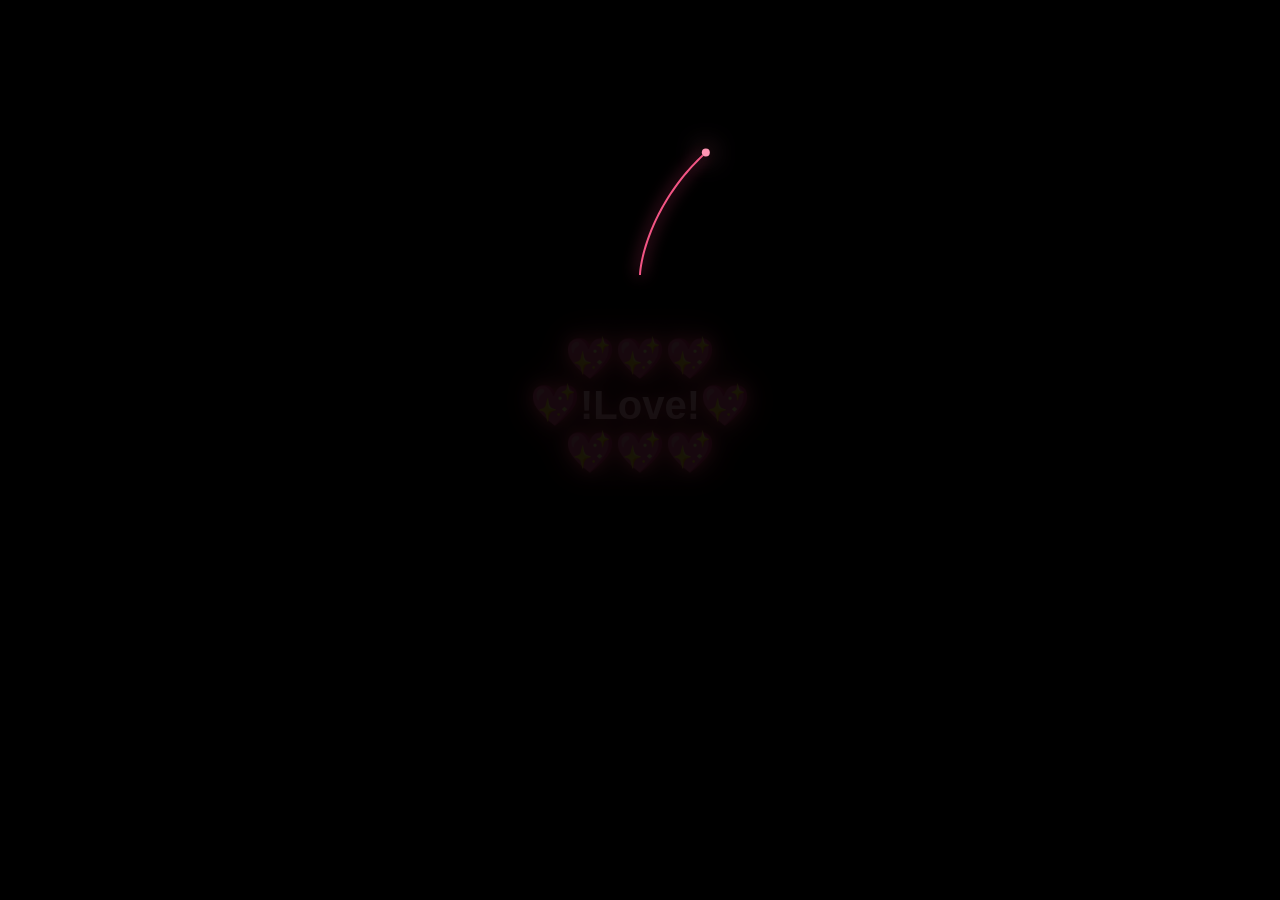
<file: Heart.html>
<!DOCTYPE html>
<html lang="en">
<head>
  <meta charset="UTF-8" />
  <title>Heart with Appearing Text</title>
  <style>
    body {
      margin: 0;
      background: #000;
      overflow: hidden;
      display: flex;
      justify-content: center;
      align-items: center;
      height: 100vh;
      font-family: Arial;
      color: white;
    }

    #text {
      position: absolute;
      top: 45%;
      font-size: 40px;
      font-weight: bold;
      color: #ffb3c6;
      text-shadow: 0 0 15px #ff4d6d, 0 0 40px #ff4d6d;
      pointer-events: none;
      text-align: center;
      transform: translateY(-50%);
      opacity: 0; /* start invisible */
      transition: opacity 0.5s linear;
    }
  </style>
</head>
<body>
  <canvas id="canvas"></canvas>
  <div id="text">💖💖💖<br>
    💖!Love!💖<br>
  💖💖💖</div>

  <script>
    const canvas = document.getElementById("canvas");
    const ctx = canvas.getContext("2d");
    const text = document.getElementById("text");

    canvas.width = window.innerWidth;
    canvas.height = window.innerHeight;

    const heartPoints = [];
    const drawnPoints = [];
    let drawIndex = 0;

    const verticalOffset = -50; // move heart up

    // Heart curve formula
    function heartFunction(t) {
      const x = 16 * Math.pow(Math.sin(t), 3);
      const y =
        13 * Math.cos(t) -
        5 * Math.cos(2 * t) -
        2 * Math.cos(3 * t) -
        Math.cos(4 * t);
      return { x, y };
    }

    // Generate heart points
    function generateHeart() {
      const scale = 25;
      for (let t = 0; t < Math.PI * 2; t += 0.01) {
        const p = heartFunction(t);
        heartPoints.push({
          x: p.x * scale + canvas.width / 2,
          y: -p.y * scale + canvas.height / 2 + verticalOffset
        });
      }
    }

    // Draw glowing tip
    function drawTip(p) {
      ctx.globalAlpha = 1;
      ctx.fillStyle = "rgba(255, 150, 180, 1)";
      ctx.shadowBlur = 25;
      ctx.shadowColor = "rgba(255, 120, 160, 1)";
      ctx.beginPath();
      ctx.arc(p.x, p.y, 4, 0, Math.PI * 2);
      ctx.fill();
      ctx.shadowBlur = 0;
    }

    // Draw permanent glowing line
    function drawLine(points) {
      ctx.lineWidth = 2;
      ctx.strokeStyle = "rgba(255, 90, 140, 0.95)";
      ctx.shadowColor = "rgba(255, 70, 130, 1)";
      ctx.shadowBlur = 15;

      ctx.beginPath();
      ctx.moveTo(points[0].x, points[0].y);
      for (let i = 1; i < points.length; i++) {
        ctx.lineTo(points[i].x, points[i].y);
      }
      ctx.stroke();
      ctx.shadowBlur = 0;
    }

    // Animation
    function animate() {
      ctx.clearRect(0, 0, canvas.width, canvas.height);

      // Draw permanent line
      if (drawnPoints.length > 1) drawLine(drawnPoints);

      // Add next point
      if (drawIndex < heartPoints.length) {
        const p = heartPoints[drawIndex];
        drawnPoints.push(p);
        drawIndex++;
        drawTip(p);

        // Show text gradually as the heart is being drawn
        const progress = drawIndex / heartPoints.length;
        text.style.opacity = progress;
      } else {
        // ensure text fully visible after complete
        text.style.opacity = 1;
      }

      requestAnimationFrame(animate);
    }

    generateHeart();
    animate();
  </script>
</body>
</html>
</file>
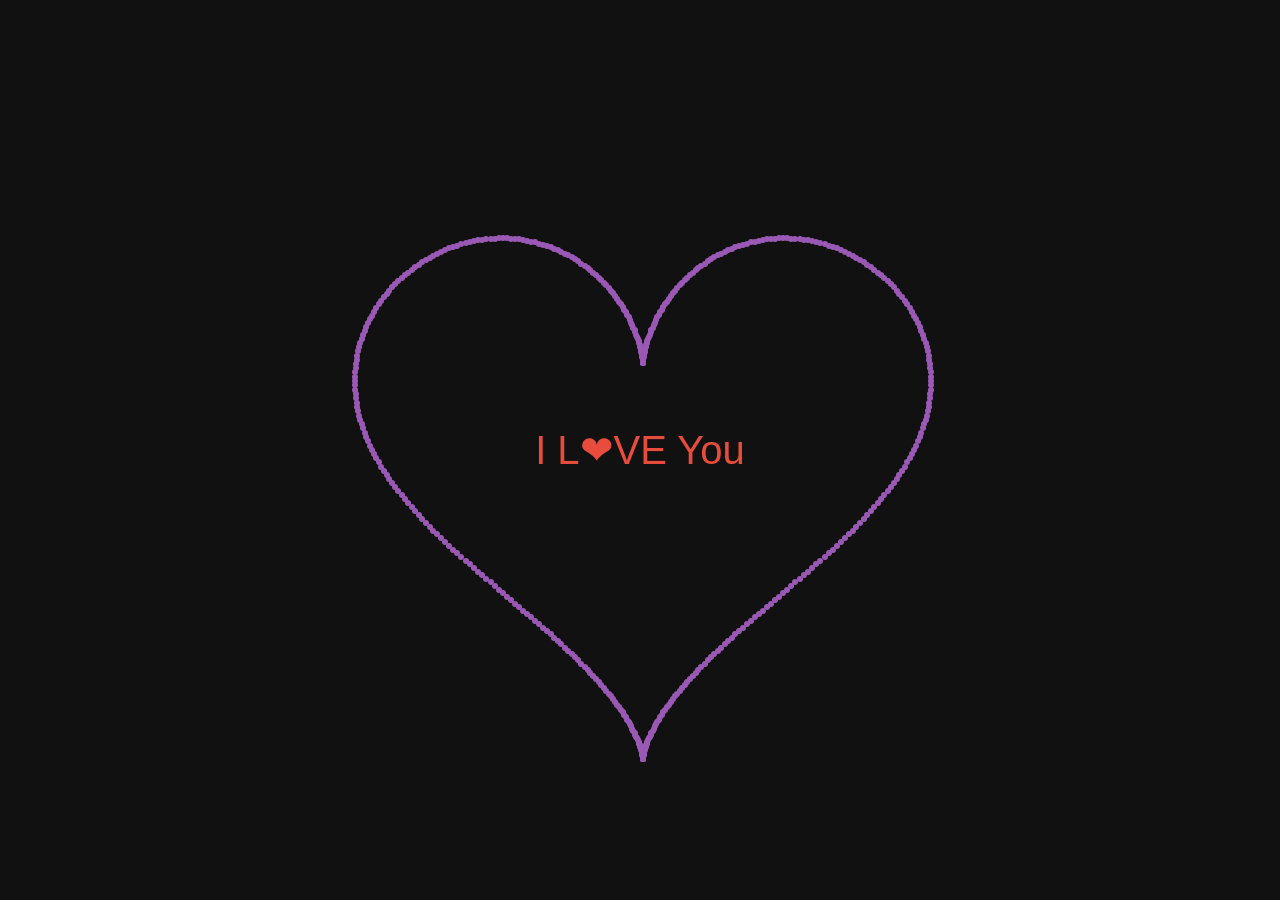
<file: Heart2.0.html>
<!DOCTYPE html>
<html lang="en">
<head>
<meta charset="UTF-8">
<meta name="viewport" content="width=device-width, initial-scale=1.0">
<title>Heart Particle Animation with Text</title>
<style>
  body {
    margin: 0;
    display: flex;
    justify-content: center;
    align-items: center;
    height: 100vh;
    background: #111;
    overflow: hidden;
  }

  .heart {
    position: relative;
    width: 800px;
    height: 800px;
  }

  .particle {
    position: absolute;
    width: 6px;
    height: 6px;
    background: #9b59b6; /* Purple heart particles */
    border-radius: 50%;
    opacity: 0;
    animation: appear 0.5s forwards;
  }

  @keyframes appear {
    0% { opacity: 0; transform: scale(0); }
    100% { opacity: 1; transform: scale(1); }
  }

  .message {
    position: absolute;
    top: 50%;
    left: 50%;
    transform: translate(-50%, -50%);
    color: #e74c3c; /* Red text */
    font-size: 2.5em;
    font-family: 'Arial', sans-serif;
    text-align: center;
    pointer-events: none;
  }
</style>
</head>
<body>
  <div class="heart" id="heart">
    <div class="message">I L❤VE You</div>
  </div>

<script>
const heart = document.getElementById('heart');
const numParticles = 500;
const centerX = 400; // center of heart container
const centerY = 400;
const scale = 18; // larger heart

for (let i = 0; i < numParticles; i++) {
  const t = Math.PI * 2 * i / numParticles;
  const x = 16 * Math.pow(Math.sin(t), 3);
  const y = 13 * Math.cos(t) - 5 * Math.cos(2*t) - 2 * Math.cos(3*t) - Math.cos(4*t);

  const particle = document.createElement('div');
  particle.className = 'particle';
  particle.style.left = `${centerX + x * scale}px`;
  particle.style.top = `${centerY - y * scale}px`;
  particle.style.animationDelay = `${i * 0.004}s`;
  heart.appendChild(particle);
}
</script>
</body>
</html>
</file>
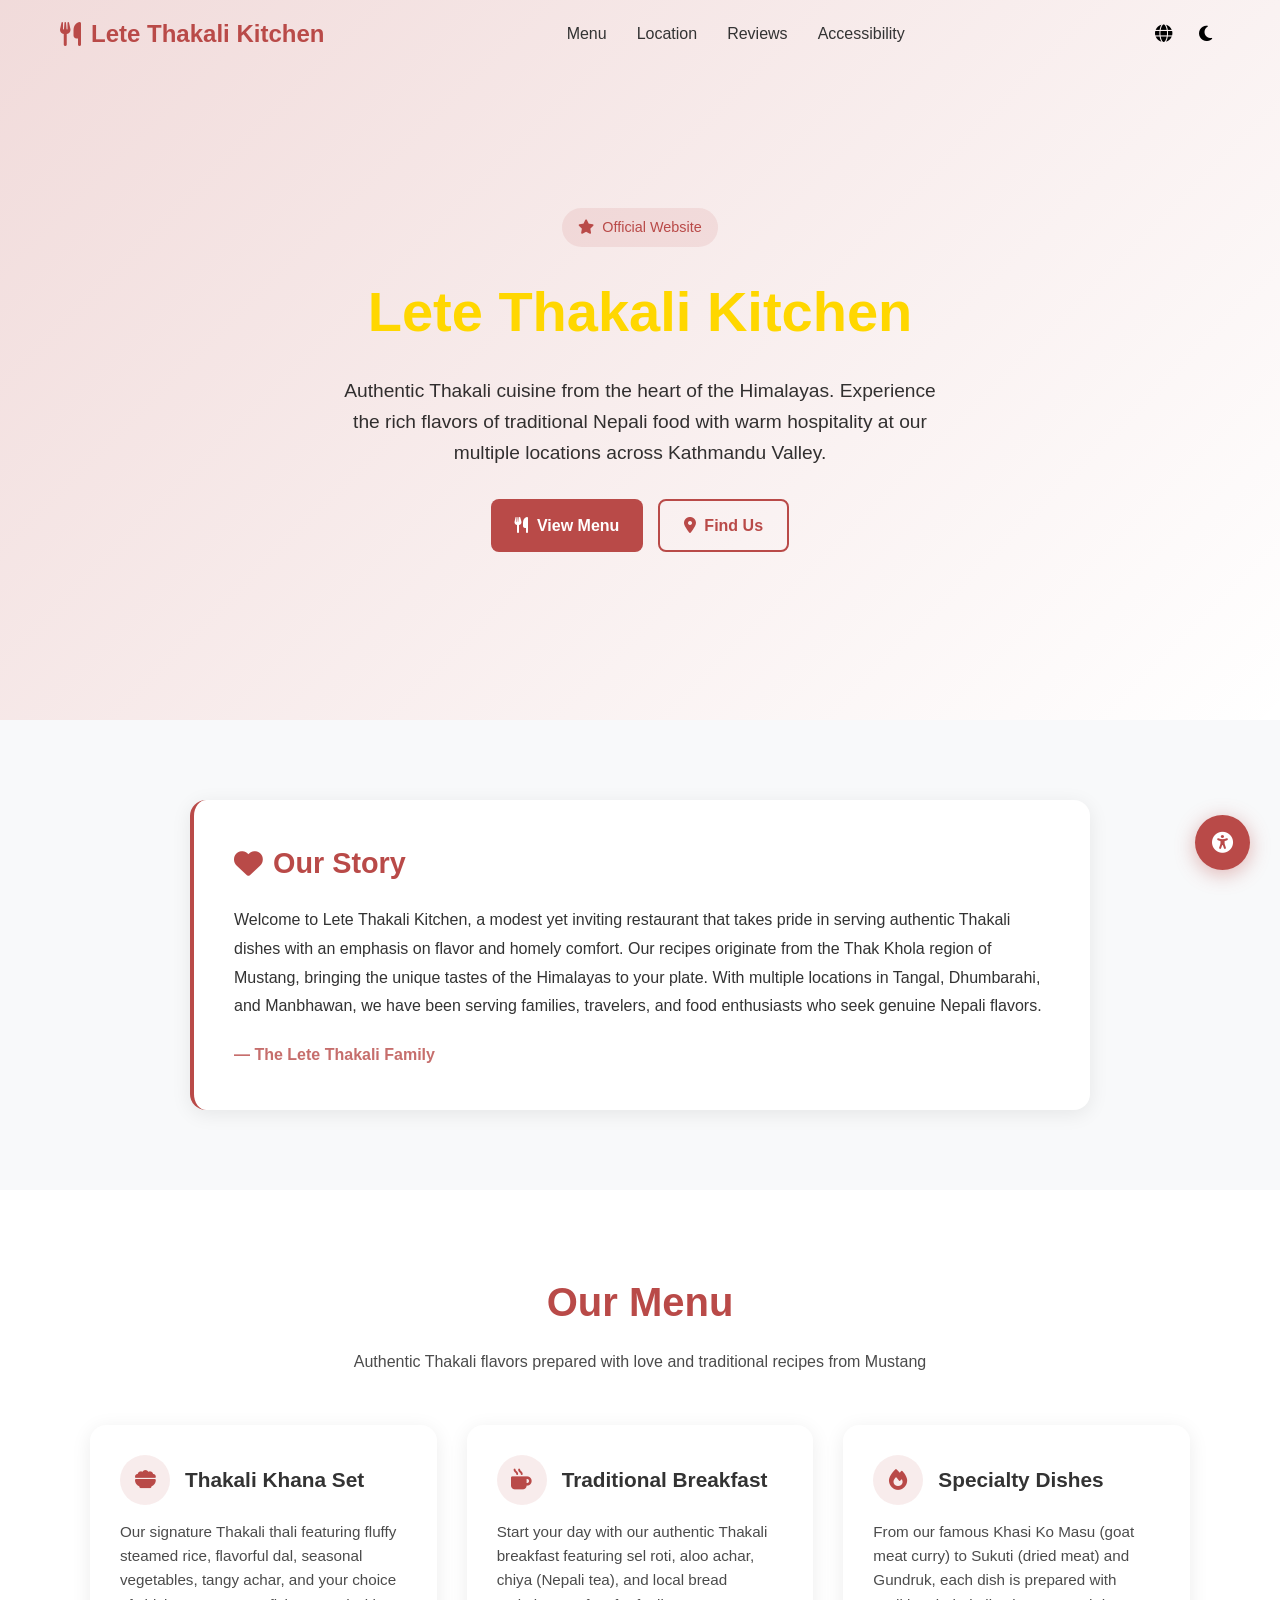
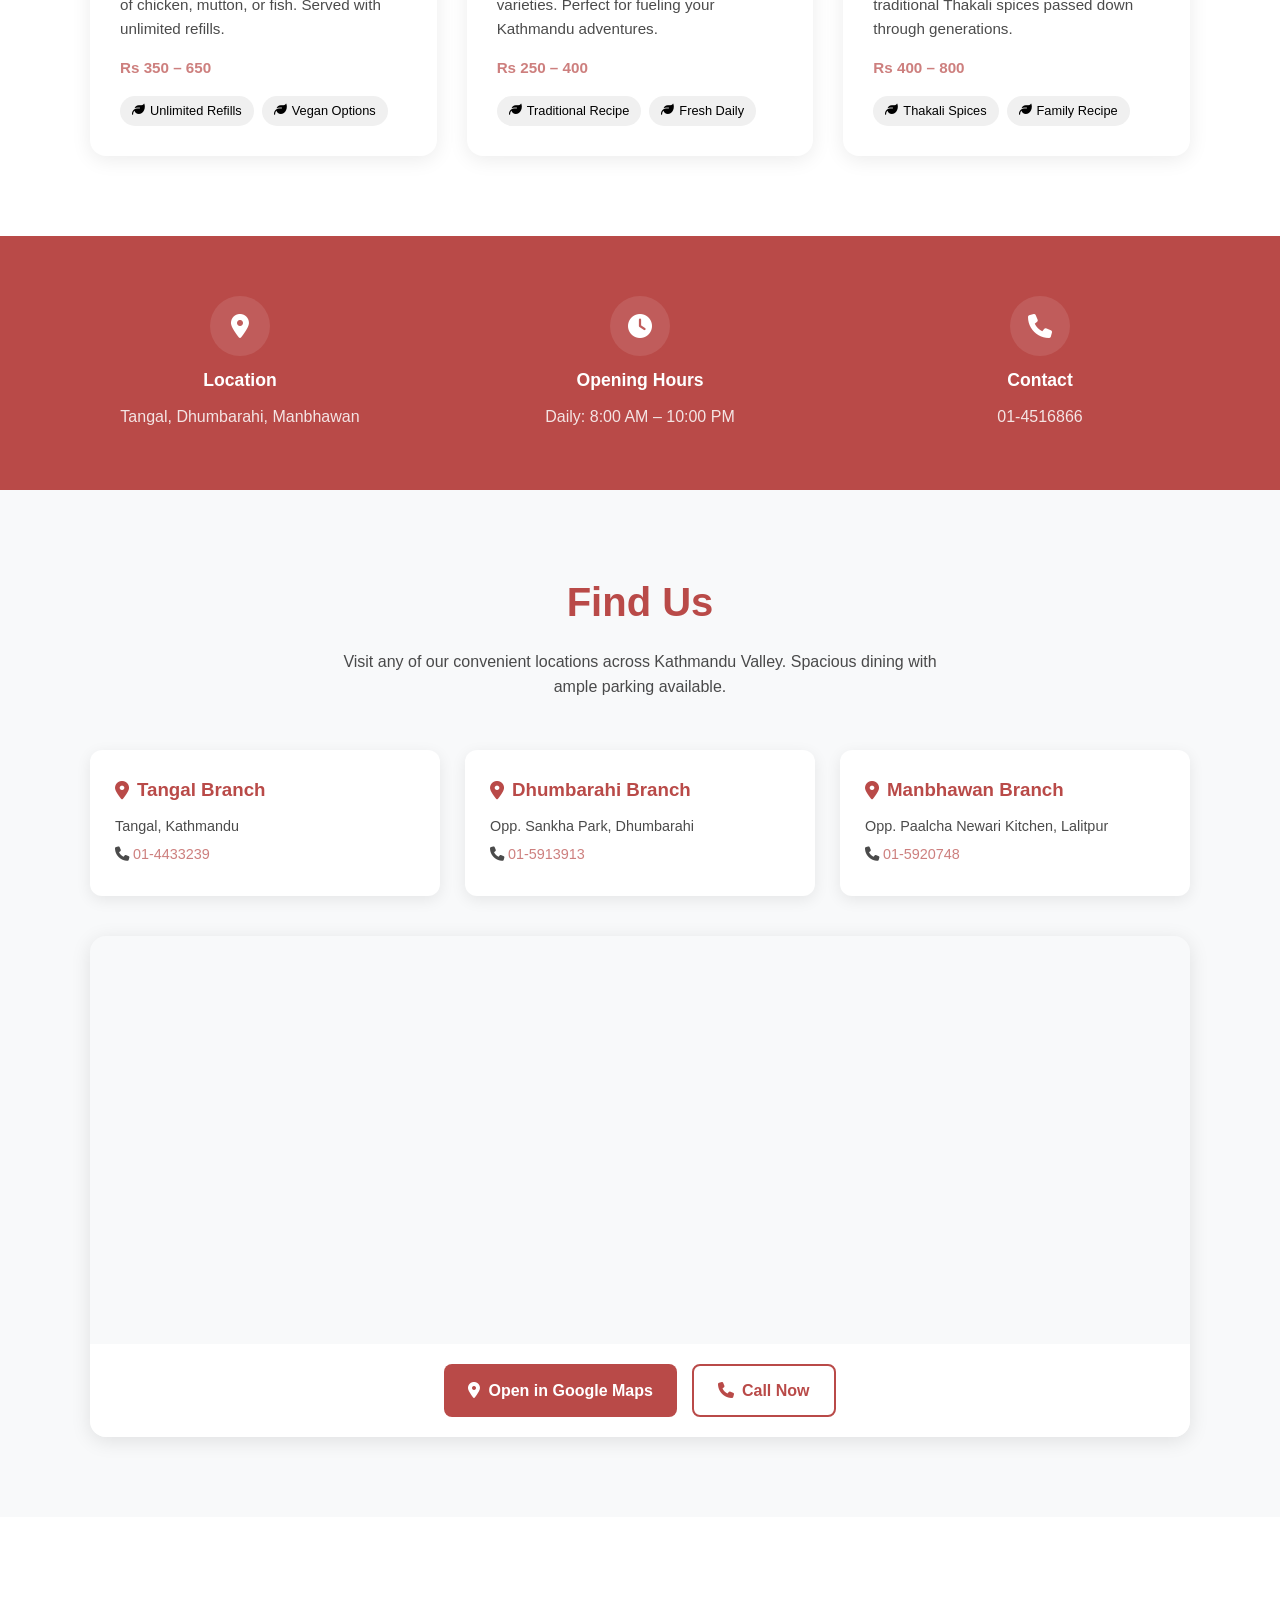
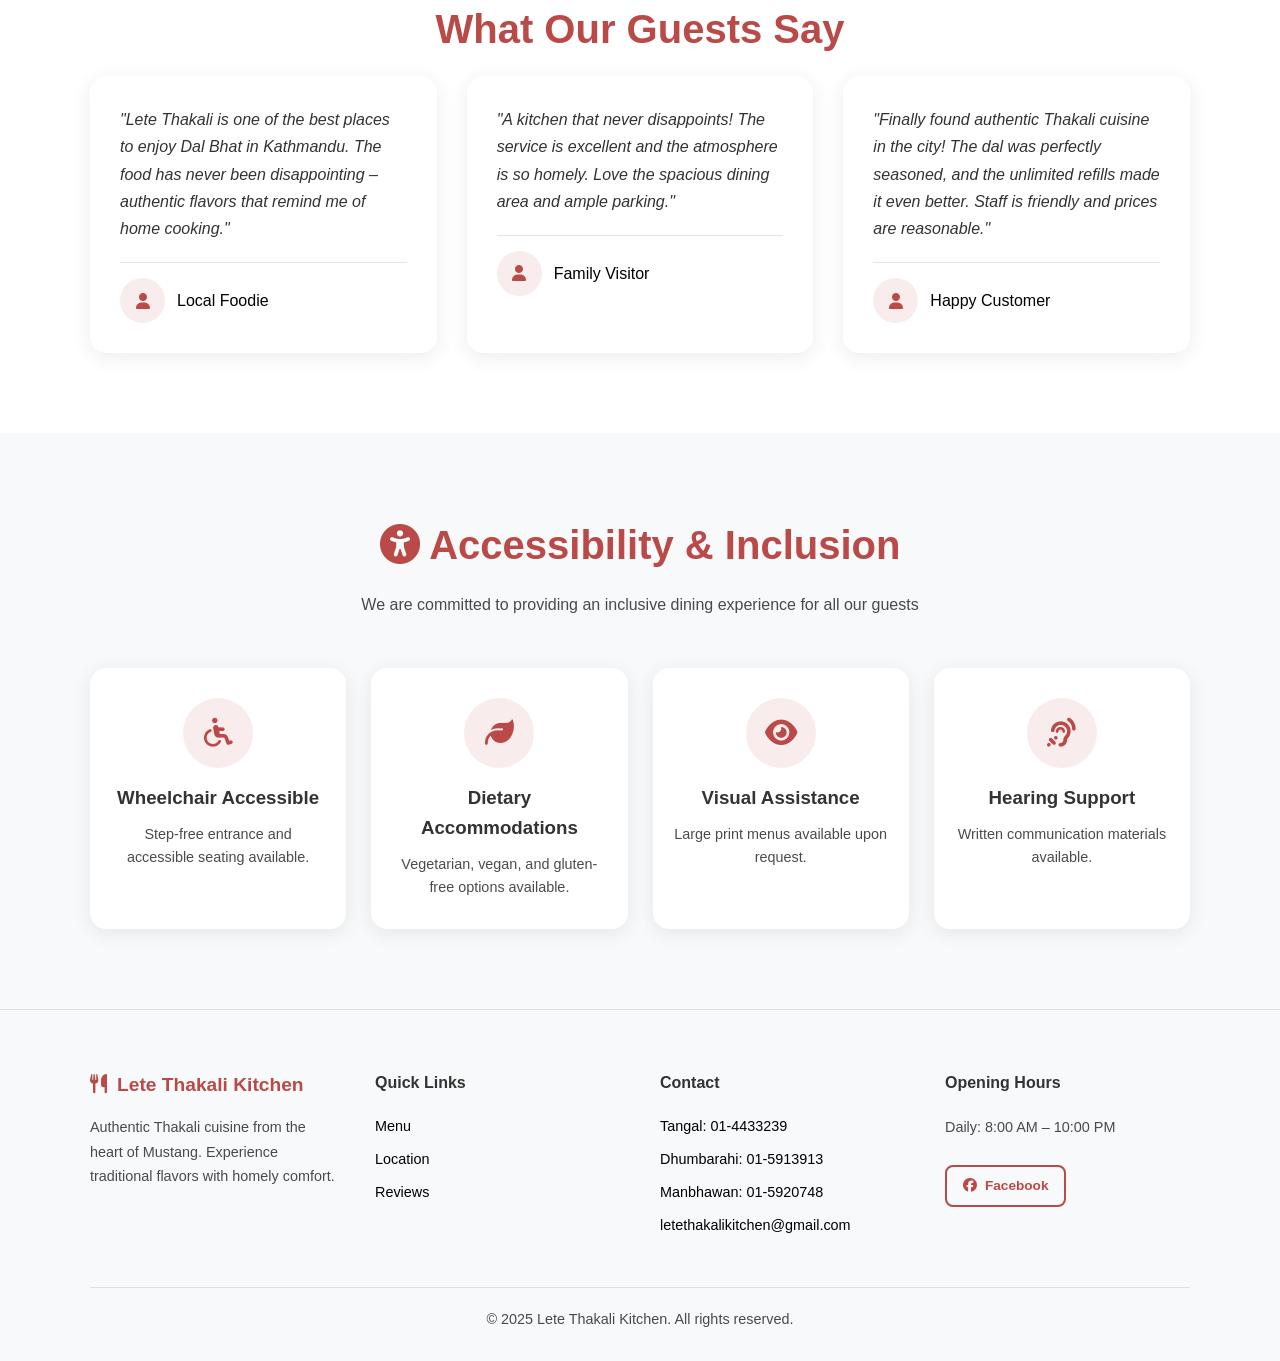
<file: lete-thakali-kitchen.html>
<!DOCTYPE html>
<html lang="en">
<head>
  <meta charset="UTF-8">
  <meta name="viewport" content="width=device-width, initial-scale=1.0">
  <title>Lete Thakali Kitchen - Authentic Thakali Cuisine</title>
  <meta name="description" content="Authentic Thakali cuisine from the heart of the Himalayas. Multiple locations in Kathmandu Valley.">
  <link rel="stylesheet" href="https://cdnjs.cloudflare.com/ajax/libs/font-awesome/6.5.1/css/all.min.css">
  <style>
    * {
      margin: 0;
      padding: 0;
      box-sizing: border-box;
    }
    
    body {
      font-family: 'Segoe UI', Tahoma, Geneva, Verdana, sans-serif;
      line-height: 1.6;
       style="background-color:#ffffff"
      color: #333;
    }
    
    body.dark-mode {
      background-color: #1a1a2e;
      color: #eee;
    }
    
    a {
      text-decoration: none;
      color: inherit;
    }
    
    .container {
      max-width: 1200px;
      margin: 0 auto;
      padding: 0 20px;
    }
    
    /* Header */
    header {
      position: fixed;
      top: 0;
      left: 0;
      right: 0;
      z-index: 1000;
      padding: 15px 0;
      transition: all 0.3s;
    }
    
    header.scrolled {
      background: rgba(255,255,255,0.95);
      box-shadow: 0 2px 10px rgba(0,0,0,0.1);
    }
    
    body.dark-mode header.scrolled {
      background: rgba(26,26,46,0.95);
    }
    
    header .container {
      display: flex;
      justify-content: space-between;
      align-items: center;
    }
    
    .logo {
      font-size: 1.5rem;
      font-weight: 700;
      color: #b94a48;
      display: flex;
      align-items: center;
      gap: 10px;
    }
    
    nav {
      display: flex;
      gap: 30px;
    }
    
    nav a {
      color: #333;
      font-weight: 500;
      transition: color 0.3s;
    }
    
    nav a:hover {
      color: #b94a48;
    }
    
    body.dark-mode nav a {
      color: #eee;
    }
    
    .header-buttons {
      display: flex;
      gap: 10px;
    }
    
    .header-buttons button {
      background: none;
      border: none;
      font-size: 1.1rem;
      cursor: pointer;
      padding: 8px;
      border-radius: 8px;
      transition: background 0.3s;
    }
    
    .header-buttons button:hover {
      background: rgba(0,0,0,0.05);
    }
    
    body.dark-mode .header-buttons button:hover {
      background: rgba(255,255,255,0.1);
    }
    
    /* Mobile menu */
    .mobile-menu-btn {
      display: none;
    }
    
    @media (max-width: 768px) {
      nav { display: none; }
      .mobile-menu-btn { display: block; }
    }
    
    /* Hero Section */
    .hero {
      min-height: 80vh;
      background: linear-gradient(135deg, rgba(185,74,72,0.2), transparent), 
                  url('https://images.unsplash.com/photo-1585937421612-70a008356fbe?w=1500&q=80') center/cover;
      display: flex;
      align-items: center;
      justify-content: center;
      text-align: center;
      padding: 100px 20px 60px;
    }
    
    .hero-content {
      max-width: 800px;
    }
    
    .badge {
      display: inline-flex;
      align-items: center;
      gap: 8px;
      background: rgba(185,74,72,0.1);
      color: #b94a48;
      padding: 8px 16px;
      border-radius: 50px;
      font-size: 0.9rem;
      font-weight: 500;
      margin-bottom: 20px;
    }
    
    .hero h1 {
      font-size: 3.5rem;
      color: gold;
      margin-bottom: 20px;
    }
    
    .hero p {
      font-size: 1.2rem;
      opacity: 0.8;
      margin-bottom: 30px;
      max-width: 600px;
      margin-left: auto;
      margin-right: auto;
      font-color= gold;
    }
    
    .btn {
      display: inline-flex;
      align-items: center;
      gap: 8px;
      padding: 12px 24px;
      border-radius: 8px;
      font-weight: 600;
      cursor: pointer;
      transition: all 0.3s;
      border: none;
      font-size: 1rem;
    }
    
    .btn-primary {
      background: #b94a48;
      color: white;
    }
    
    .btn-primary:hover {
      background: #9a3e3c;
    }
    
    .btn-outline {
      background: transparent;
      border: 2px solid #b94a48;
      color: #b94a48;
    }
    
    .btn-outline:hover {
      background: #b94a48;
      color: white;
    }
    
    .hero-buttons {
      display: flex;
      gap: 15px;
      justify-content: center;
      flex-wrap: wrap;
    }
    
    /* Section Styling */
    .section {
      padding: 80px 20px;
    }
    
    .section-light {
      background: #ffffff;
    }
    
    .section-gray {
      background: #f8f9fa;
    }
    
    body.dark-mode .section-light {
      background: #1a1a2e;
    }
    
    body.dark-mode .section-gray {
      background: #16162a;
    }
    
    .section-title {
      font-size: 2.5rem;
      color: #b94a48;
      text-align: center;
      margin-bottom: 15px;
    }
    
    .section-subtitle {
      text-align: center;
      opacity: 0.7;
      margin-bottom: 50px;
      max-width: 600px;
      margin-left: auto;
      margin-right: auto;
    }
    
    /* Story Card */
    .story-card {
      background: white;
      border-radius: 16px;
      padding: 40px;
      max-width: 900px;
      margin: 0 auto;
      border-left: 4px solid #b94a48;
      box-shadow: 0 4px 20px rgba(0,0,0,0.08);
    }
    
    body.dark-mode .story-card {
      background: #252542;
    }
    
    .story-card h2 {
      color: #b94a48;
      font-size: 1.8rem;
      margin-bottom: 20px;
      display: flex;
      align-items: center;
      gap: 10px;
    }
    
    .story-card p {
      line-height: 1.8;
      opacity: 0.8;
    }
    
    .story-card .author {
      margin-top: 20px;
      font-weight: 600;
      color: #b94a48;
    }
    
    /* Menu Grid */
    .menu-grid {
      display: grid;
      grid-template-columns: repeat(auto-fit, minmax(300px, 1fr));
      gap: 30px;
      max-width: 1100px;
      margin: 0 auto;
    }
    
    .menu-card {
      background: white;
      border-radius: 16px;
      padding: 30px;
      box-shadow: 0 4px 20px rgba(0,0,0,0.08);
      transition: transform 0.3s, box-shadow 0.3s;
    }
    
    body.dark-mode .menu-card {
      background: #252542;
    }
    
    .menu-card:hover {
      transform: translateY(-5px);
      box-shadow: 0 10px 40px rgba(0,0,0,0.12);
    }
    
    .menu-card-header {
      display: flex;
      align-items: center;
      gap: 15px;
      margin-bottom: 15px;
    }
    
    .menu-icon {
      width: 50px;
      height: 50px;
      background: rgba(185,74,72,0.1);
      border-radius: 50%;
      display: flex;
      align-items: center;
      justify-content: center;
      color: #b94a48;
      font-size: 1.3rem;
    }
    
    .menu-card h3 {
      font-size: 1.3rem;
      color: #333;
    }
    
    body.dark-mode .menu-card h3 {
      color: #eee;
    }
    
    .menu-card p {
      opacity: 0.7;
      margin-bottom: 15px;
      font-size: 0.95rem;
    }
    
    .price {
      font-weight: 700;
      color: #b94a48;
      font-size: 1.1rem;
      margin-bottom: 15px;
    }
    
    .tags {
      display: flex;
      gap: 8px;
      flex-wrap: wrap;
    }
    
    .tag {
      background: #f0f0f0;
      padding: 5px 12px;
      border-radius: 50px;
      font-size: 0.8rem;
      display: flex;
      align-items: center;
      gap: 5px;
    }
    
    body.dark-mode .tag {
      background: #333355;
    }
    
    /* Info Bar */
    .info-bar {
      background: #b94a48;
      color: white;
      padding: 60px 20px;
    }
    
    .info-bar .container {
      display: grid;
      grid-template-columns: repeat(auto-fit, minmax(200px, 1fr));
      gap: 40px;
      text-align: center;
    }
    
    .info-item {
      display: flex;
      flex-direction: column;
      align-items: center;
      gap: 10px;
    }
    
    .info-icon {
      width: 60px;
      height: 60px;
      background: rgba(255,255,255,0.1);
      border-radius: 50%;
      display: flex;
      align-items: center;
      justify-content: center;
      font-size: 1.5rem;
    }
    
    .info-item h3 {
      font-size: 1.1rem;
    }
    
    .info-item p, .info-item a {
      opacity: 0.85;
    }
    
    .info-item a:hover {
      opacity: 1;
      text-decoration: underline;
    }
    
    /* Location Cards */
    .location-grid {
      display: grid;
      grid-template-columns: repeat(auto-fit, minmax(280px, 1fr));
      gap: 25px;
      max-width: 1100px;
      margin: 0 auto 40px;
    }
    
    .location-card {
      background: white;
      border-radius: 12px;
      padding: 25px;
      box-shadow: 0 4px 15px rgba(0,0,0,0.08);
    }
    
    body.dark-mode .location-card {
      background: #252542;
    }
    
    .location-card h3 {
      color: #b94a48;
      margin-bottom: 10px;
      display: flex;
      align-items: center;
      gap: 8px;
    }
    
    .location-card p {
      opacity: 0.7;
      font-size: 0.9rem;
      margin-bottom: 5px;
    }
    
    .location-card a {
      color: #b94a48;
    }
    
    .location-card a:hover {
      text-decoration: underline;
    }
    
    /* Map */
    .map-container {
      max-width: 1100px;
      margin: 0 auto;
      border-radius: 16px;
      overflow: hidden;
      box-shadow: 0 4px 20px rgba(0,0,0,0.1);
    }
    
    .map-container iframe {
      width: 100%;
      height: 400px;
      border: none;
    }
    
    .map-buttons {
      background: white;
      padding: 20px;
      display: flex;
      gap: 15px;
      justify-content: center;
      flex-wrap: wrap;
    }
    
    body.dark-mode .map-buttons {
      background: #252542;
    }
    
    /* Reviews */
    .reviews-grid {
      display: grid;
      grid-template-columns: repeat(auto-fit, minmax(300px, 1fr));
      gap: 30px;
      max-width: 1100px;
      margin: 0 auto;
    }
    
    .review-card {
      background: white;
      border-radius: 16px;
      padding: 30px;
      box-shadow: 0 4px 20px rgba(0,0,0,0.08);
    }
    
    body.dark-mode .review-card {
      background: #252542;
    }
    
    .review-card blockquote {
      font-style: italic;
      opacity: 0.8;
      margin-bottom: 20px;
      line-height: 1.7;
    }
    
    .review-divider {
      border: none;
      border-top: 1px solid rgba(0,0,0,0.1);
      margin-bottom: 15px;
    }
    
    body.dark-mode .review-divider {
      border-top-color: rgba(255,255,255,0.1);
    }
    
    .review-author {
      display: flex;
      align-items: center;
      gap: 12px;
    }
    
    .author-avatar {
      width: 45px;
      height: 45px;
      background: rgba(185,74,72,0.1);
      border-radius: 50%;
      display: flex;
      align-items: center;
      justify-content: center;
      color: #b94a48;
    }
    
    /* Accessibility */
    .access-grid {
      display: grid;
      grid-template-columns: repeat(auto-fit, minmax(220px, 1fr));
      gap: 25px;
      max-width: 1100px;
      margin: 0 auto;
    }
    
    .access-card {
      background: white;
      border-radius: 16px;
      padding: 30px 20px;
      text-align: center;
      box-shadow: 0 4px 20px rgba(0,0,0,0.08);
    }
    
    body.dark-mode .access-card {
      background: #252542;
    }
    
    .access-icon {
      width: 70px;
      height: 70px;
      background: rgba(185,74,72,0.1);
      border-radius: 50%;
      display: flex;
      align-items: center;
      justify-content: center;
      margin: 0 auto 15px;
      font-size: 1.8rem;
      color: #b94a48;
    }
    
    .access-card h3 {
      margin-bottom: 10px;
      color: #333;
    }
    
    body.dark-mode .access-card h3 {
      color: #eee;
    }
    
    .access-card p {
      font-size: 0.9rem;
      opacity: 0.7;
    }
    
    /* Footer */
    footer {
      background: #f8f9fa;
      padding: 60px 20px 30px;
      border-top: 1px solid rgba(0,0,0,0.1);
    }
    
    body.dark-mode footer {
      background: #16162a;
      border-top-color: rgba(255,255,255,0.1);
    }
    
    .footer-grid {
      display: grid;
      grid-template-columns: repeat(auto-fit, minmax(200px, 1fr));
      gap: 40px;
      max-width: 1100px;
      margin: 0 auto 40px;
    }
    
    .footer-brand {
      display: flex;
      align-items: center;
      gap: 10px;
      font-size: 1.2rem;
      font-weight: 700;
      color: #b94a48;
      margin-bottom: 15px;
    }
    
    .footer-col p {
      font-size: 0.9rem;
      opacity: 0.7;
      line-height: 1.7;
    }
    
    .footer-col h4 {
      font-size: 1rem;
      margin-bottom: 20px;
      color: #333;
    }
    
    body.dark-mode .footer-col h4 {
      color: #eee;
    }
    
    .footer-col ul {
      list-style: none;
    }
    
    .footer-col li {
      margin-bottom: 10px;
      font-size: 0.9rem;
    }
    
    .footer-col a:hover {
      color: #b94a48;
    }
    
    .footer-divider {
      border: none;
      border-top: 1px solid rgba(0,0,0,0.1);
      max-width: 1100px;
      margin: 0 auto 20px;
    }
    
    body.dark-mode .footer-divider {
      border-top-color: rgba(255,255,255,0.1);
    }
    
    .footer-bottom {
      text-align: center;
      font-size: 0.9rem;
      opacity: 0.7;
    }
    
    /* Floating Buttons */
    .settings-btn {
      position: fixed;
      bottom: 30px;
      right: 30px;
      width: 55px;
      height: 55px;
      background: #b94a48;
      color: white;
      border: none;
      border-radius: 50%;
      font-size: 1.3rem;
      cursor: pointer;
      box-shadow: 0 4px 20px rgba(185,74,72,0.4);
      z-index: 999;
    }
    
    .back-to-top {
      position: fixed;
      bottom: 100px;
      right: 30px;
      width: 45px;
      height: 45px;
      background: #b94a48;
      color: white;
      border: none;
      border-radius: 50%;
      font-size: 1rem;
      cursor: pointer;
      z-index: 999;
      display: none;
    }
    
    .back-to-top.visible {
      display: flex;
      align-items: center;
      justify-content: center;
    }
    
    /* Modal */
    .modal-overlay {
      position: fixed;
      inset: 0;
      background: rgba(0,0,0,0.5);
      z-index: 1000;
      display: none;
      align-items: center;
      justify-content: center;
      padding: 20px;
    }
    
    .modal-overlay.active {
      display: flex;
    }
    
    .modal {
      background: white;
      border-radius: 16px;
      padding: 30px;
      max-width: 400px;
      width: 100%;
    }
    
    body.dark-mode .modal {
      background: #252542;
    }
    
    .modal h3 {
      color: #b94a48;
      margin-bottom: 25px;
      display: flex;
      align-items: center;
      gap: 10px;
    }
    
    .modal-row {
      margin-bottom: 20px;
    }
    
    .modal-row label {
      display: block;
      font-weight: 500;
      margin-bottom: 10px;
    }
    
    .size-buttons {
      display: flex;
      gap: 10px;
    }
    
    .size-buttons button {
      flex: 1;
      padding: 10px;
      border: 2px solid #b94a48;
      background: transparent;
      color: #b94a48;
      border-radius: 8px;
      cursor: pointer;
      font-weight: 600;
    }
    
    .size-buttons button:hover,
    .size-buttons button.active {
      background: #b94a48;
      color: white;
    }
    
    /* Language */
    .ne-text { display: none; }
    body.lang-ne .en-text { display: none; }
    body.lang-ne .ne-text { display: inline; }
    
    /* Responsive */
    @media (max-width: 768px) {
      .hero h1 { font-size: 2.2rem; }
      .hero p { font-size: 1rem; }
      .section-title { font-size: 1.8rem; }
      .section { padding: 50px 20px; }
    }
  </style>
</head>
<body>

  <!-- Header -->
  <header id="header">
    <div class="container">
      <a href="#" class="logo">
        <i class="fas fa-utensils"></i>
        <span class="en-text">Lete Thakali Kitchen</span>
        <span class="ne-text">लेटे थकाली किचन</span>
      </a>
      
      <nav>
        <a href="#menu"><span class="en-text">Menu</span><span class="ne-text">मेनु</span></a>
        <a href="#location"><span class="en-text">Location</span><span class="ne-text">स्थान</span></a>
        <a href="#reviews"><span class="en-text">Reviews</span><span class="ne-text">समीक्षा</span></a>
        <a href="#accessibility"><span class="en-text">Accessibility</span><span class="ne-text">पहुँच</span></a>
      </nav>
      
      <div class="header-buttons">
        <button onclick="toggleLanguage()" title="Change Language">
          <i class="fas fa-globe"></i>
        </button>
        <button onclick="toggleTheme()" title="Toggle Theme">
          <i class="fas fa-moon" id="themeIcon"></i>
        </button>
        <button class="mobile-menu-btn" onclick="toggleMobileMenu()">
          <i class="fas fa-bars"></i>
        </button>
      </div>
    </div>
  </header>

  <!-- Hero -->
  <section class="hero">
    <div class="hero-content">
      <span class="badge">
        <i class="fas fa-star"></i>
        <span class="en-text">Official Website</span>
        <span class="ne-text">आधिकारिक वेबसाइट</span>
      </span>
      <h1>
        <span class="en-text">Lete Thakali Kitchen</span>
        <span class="ne-text">लेटे थकाली किचन</span>
      </h1>
      <p>
        <span class="en-text">Authentic Thakali cuisine from the heart of the Himalayas. Experience the rich flavors of traditional Nepali food with warm hospitality at our multiple locations across Kathmandu Valley.</span>
        <span class="ne-text">हिमालयको मुटुबाट प्रामाणिक थकाली खाना। काठमाडौं उपत्यकाका विभिन्न स्थानहरूमा न्यानो आतिथ्यसहित परम्परागत नेपाली खानाको समृद्ध स्वाद अनुभव गर्नुहोस्।</span>
      </p>
      <div class="hero-buttons">
        <a href="#menu" class="btn btn-primary">
          <i class="fas fa-utensils"></i>
          <span class="en-text">View Menu</span>
          <span class="ne-text">मेनु हेर्नुहोस्</span>
        </a>
        <a href="#location" class="btn btn-outline">
          <i class="fas fa-map-marker-alt"></i>
          <span class="en-text">Find Us</span>
          <span class="ne-text">हामीलाई भेट्नुहोस्</span>
        </a>
      </div>
    </div>
  </section>

  <!-- Our Story -->
  <section class="section section-gray">
    <div class="story-card">
      <h2>
        <i class="fas fa-heart"></i>
        <span class="en-text">Our Story</span>
        <span class="ne-text">हाम्रो कथा</span>
      </h2>
      <p>
        <span class="en-text">Welcome to Lete Thakali Kitchen, a modest yet inviting restaurant that takes pride in serving authentic Thakali dishes with an emphasis on flavor and homely comfort. Our recipes originate from the Thak Khola region of Mustang, bringing the unique tastes of the Himalayas to your plate. With multiple locations in Tangal, Dhumbarahi, and Manbhawan, we have been serving families, travelers, and food enthusiasts who seek genuine Nepali flavors.</span>
        <span class="ne-text">लेटे थकाली किचनमा स्वागत छ, एक साधारण तर आकर्षक रेस्टुरेन्ट जसले स्वाद र घरेलु आराममा जोड दिँदै प्रामाणिक थकाली व्यञ्जनहरू प्रदान गर्नमा गर्व गर्छ। हाम्रा व्यञ्जनहरू मुस्ताङको थक खोला क्षेत्रबाट उत्पत्ति भएका छन्।</span>
      </p>
      <p class="author">
        <span class="en-text">— The Lete Thakali Family</span>
        <span class="ne-text">— लेटे थकाली परिवार</span>
      </p>
    </div>
  </section>

  <!-- Menu -->
  <section id="menu" class="section section-light">
    <h2 class="section-title">
      <span class="en-text">Our Menu</span>
      <span class="ne-text">हाम्रो मेनु</span>
    </h2>
    <p class="section-subtitle">
      <span class="en-text">Authentic Thakali flavors prepared with love and traditional recipes from Mustang</span>
      <span class="ne-text">मुस्ताङबाट परम्परागत व्यञ्जन विधिहरूद्वारा तयार पारिएको प्रामाणिक थकाली स्वाद</span>
    </p>
    
    <div class="menu-grid">
      <div class="menu-card">
        <div class="menu-card-header">
          <div class="menu-icon"><i class="fas fa-bowl-food"></i></div>
          <h3><span class="en-text">Thakali Khana Set</span><span class="ne-text">थकाली खाना सेट</span></h3>
        </div>
        <p><span class="en-text">Our signature Thakali thali featuring fluffy steamed rice, flavorful dal, seasonal vegetables, tangy achar, and your choice of chicken, mutton, or fish. Served with unlimited refills.</span><span class="ne-text">हाम्रो हस्ताक्षर थकाली थाली जसमा पुल्किलो भात, स्वादिष्ट दाल, मौसमी तरकारी, अचार, र तपाईंको रोजाइमा कुखुरा, खसी वा माछा।</span></p>
        <p class="price">Rs 350 – 650</p>
        <div class="tags">
          <span class="tag"><i class="fas fa-leaf"></i> <span class="en-text">Unlimited Refills</span><span class="ne-text">असीमित रिफिल</span></span>
          <span class="tag"><i class="fas fa-leaf"></i> <span class="en-text">Vegan Options</span><span class="ne-text">विशाकाहारी</span></span>
        </div>
      </div>
      
      <div class="menu-card">
        <div class="menu-card-header">
          <div class="menu-icon"><i class="fas fa-mug-hot"></i></div>
          <h3><span class="en-text">Traditional Breakfast</span><span class="ne-text">परम्परागत नास्ता</span></h3>
        </div>
        <p><span class="en-text">Start your day with our authentic Thakali breakfast featuring sel roti, aloo achar, chiya (Nepali tea), and local bread varieties. Perfect for fueling your Kathmandu adventures.</span><span class="ne-text">सेल रोटी, आलु अचार, चिया, र स्थानीय रोटी सहित हाम्रो प्रामाणिक थकाली नास्ताले आफ्नो दिन सुरु गर्नुहोस्।</span></p>
        <p class="price">Rs 250 – 400</p>
        <div class="tags">
          <span class="tag"><i class="fas fa-leaf"></i> <span class="en-text">Traditional Recipe</span><span class="ne-text">परम्परागत</span></span>
          <span class="tag"><i class="fas fa-leaf"></i> <span class="en-text">Fresh Daily</span><span class="ne-text">ताजा</span></span>
        </div>
      </div>
      
      <div class="menu-card">
        <div class="menu-card-header">
          <div class="menu-icon"><i class="fas fa-fire"></i></div>
          <h3><span class="en-text">Specialty Dishes</span><span class="ne-text">विशेष व्यञ्जनहरू</span></h3>
        </div>
        <p><span class="en-text">From our famous Khasi Ko Masu (goat meat curry) to Sukuti (dried meat) and Gundruk, each dish is prepared with traditional Thakali spices passed down through generations.</span><span class="ne-text">हाम्रो प्रसिद्ध खसीको मासु देखि सुकुटी र गुन्द्रुक सम्म, हरेक व्यञ्जन पुस्तौंदेखि हस्तान्तरण भएका परम्परागत थकाली मसलाले तयारी गरिएको।</span></p>
        <p class="price">Rs 400 – 800</p>
        <div class="tags">
          <span class="tag"><i class="fas fa-leaf"></i> <span class="en-text">Thakali Spices</span><span class="ne-text">थकाली मसला</span></span>
          <span class="tag"><i class="fas fa-leaf"></i> <span class="en-text">Family Recipe</span><span class="ne-text">पारिवारिक</span></span>
        </div>
      </div>
    </div>
  </section>

  <!-- Info Bar -->
  <section class="info-bar">
    <div class="container">
      <div class="info-item">
        <div class="info-icon"><i class="fas fa-map-marker-alt"></i></div>
        <h3><span class="en-text">Location</span><span class="ne-text">स्थान</span></h3>
        <p>Tangal, Dhumbarahi, Manbhawan</p>
      </div>
      <div class="info-item">
        <div class="info-icon"><i class="fas fa-clock"></i></div>
        <h3><span class="en-text">Opening Hours</span><span class="ne-text">सञ्चालन समय</span></h3>
        <p><span class="en-text">Daily: 8:00 AM – 10:00 PM</span><span class="ne-text">प्रतिदिन: बिहान ८:०० – राति १०:००</span></p>
      </div>
      <div class="info-item">
        <div class="info-icon"><i class="fas fa-phone"></i></div>
        <h3><span class="en-text">Contact</span><span class="ne-text">सम्पर्क</span></h3>
        <a href="tel:+97714516866">01-4516866</a>
      </div>
    </div>
  </section>

  <!-- Location -->
  <section id="location" class="section section-gray">
    <h2 class="section-title">
      <span class="en-text">Find Us</span>
      <span class="ne-text">हामीलाई भेट्नुहोस्</span>
    </h2>
    <p class="section-subtitle">
      <span class="en-text">Visit any of our convenient locations across Kathmandu Valley. Spacious dining with ample parking available.</span>
      <span class="ne-text">काठमाडौं उपत्यकामा हाम्रा कुनै पनि सुविधाजनक स्थानहरूमा आउनुहोस्।</span>
    </p>
    
    <div class="location-grid">
      <div class="location-card">
        <h3><i class="fas fa-map-marker-alt"></i> Tangal Branch</h3>
        <p>Tangal, Kathmandu</p>
        <p><i class="fas fa-phone"></i> <a href="tel:+97714433239">01-4433239</a></p>
      </div>
      <div class="location-card">
        <h3><i class="fas fa-map-marker-alt"></i> Dhumbarahi Branch</h3>
        <p>Opp. Sankha Park, Dhumbarahi</p>
        <p><i class="fas fa-phone"></i> <a href="tel:+97715913913">01-5913913</a></p>
      </div>
      <div class="location-card">
        <h3><i class="fas fa-map-marker-alt"></i> Manbhawan Branch</h3>
        <p>Opp. Paalcha Newari Kitchen, Lalitpur</p>
        <p><i class="fas fa-phone"></i> <a href="tel:+97715920748">01-5920748</a></p>
      </div>
    </div>
    
    <div class="map-container">
      <iframe src="https://www.google.com/maps/embed?pb=!1m18!1m12!1m3!1d3532.046964628111!2d85.30871531506256!3d27.715155982791642!2m3!1f0!2f0!3f0!3m2!1i1024!2i768!4f13.1!3m3!1m2!1s0x39eb18fcb77fd4bd%3A0x5809af95594450e6!2sLete%20Thakali%20Kitchen!5e0!3m2!1sen!2snp!4v1698304646808!5m2!1sen!2snp"></iframe>
      <div class="map-buttons">
        <a href="https://maps.google.com/?q=Lete+Thakali+Kitchen+Kathmandu" target="_blank" class="btn btn-primary">
          <i class="fas fa-map-marker-alt"></i>
          <span class="en-text">Open in Google Maps</span>
          <span class="ne-text">गुगल म्याप्समा खोल्नुहोस्</span>
        </a>
        <a href="tel:+97714516866" class="btn btn-outline">
          <i class="fas fa-phone"></i>
          <span class="en-text">Call Now</span>
          <span class="ne-text">फोन गर्नुहोस्</span>
        </a>
      </div>
    </div>
  </section>

  <!-- Reviews -->
  <section id="reviews" class="section section-light">
    <h2 class="section-title">
      <span class="en-text">What Our Guests Say</span>
      <span class="ne-text">हाम्रा अतिथिहरूले के भन्छन्</span>
    </h2>
    
    <div class="reviews-grid">
      <div class="review-card">
        <blockquote>
          <span class="en-text">"Lete Thakali is one of the best places to enjoy Dal Bhat in Kathmandu. The food has never been disappointing – authentic flavors that remind me of home cooking."</span>
          <span class="ne-text">"काठमाडौंमा दाल भात उपभोग गर्ने उत्तम स्थानहरूमध्ये लेटे थकाली एक हो। खाना कहिल्यै निराश गर्दैन।"</span>
        </blockquote>
        <hr class="review-divider">
        <div class="review-author">
          <div class="author-avatar"><i class="fas fa-user"></i></div>
          <span class="en-text">Local Foodie</span><span class="ne-text">स्थानीय फुडी</span>
        </div>
      </div>
      
      <div class="review-card">
        <blockquote>
          <span class="en-text">"A kitchen that never disappoints! The service is excellent and the atmosphere is so homely. Love the spacious dining area and ample parking."</span>
          <span class="ne-text">"कहिल्यै निराश नगर्ने भान्सा! सेवा उत्कृष्ट छ र वातावरण धेरै घरेलु जस्तो छ।"</span>
        </blockquote>
        <hr class="review-divider">
        <div class="review-author">
          <div class="author-avatar"><i class="fas fa-user"></i></div>
          <span class="en-text">Family Visitor</span><span class="ne-text">पारिवारिक आगन्तुक</span>
        </div>
      </div>
      
      <div class="review-card">
        <blockquote>
          <span class="en-text">"Finally found authentic Thakali cuisine in the city! The dal was perfectly seasoned, and the unlimited refills made it even better. Staff is friendly and prices are reasonable."</span>
          <span class="ne-text">"शहरमा अन्ततः प्रामाणिक थकाली खाना फेला पर्यो! दाल परिपूर्ण रूपमा मसला थियो।"</span>
        </blockquote>
        <hr class="review-divider">
        <div class="review-author">
          <div class="author-avatar"><i class="fas fa-user"></i></div>
          <span class="en-text">Happy Customer</span><span class="ne-text">खुशी ग्राहक</span>
        </div>
      </div>
    </div>
  </section>

  <!-- Accessibility -->
  <section id="accessibility" class="section section-gray">
    <h2 class="section-title">
      <i class="fas fa-universal-access"></i>
      <span class="en-text">Accessibility & Inclusion</span>
      <span class="ne-text">पहुँच र समावेश</span>
    </h2>
    <p class="section-subtitle">
      <span class="en-text">We are committed to providing an inclusive dining experience for all our guests</span>
      <span class="ne-text">हामी सबै अतिथिहरूको लागि समावेशी भोजन अनुभव प्रदान गर्न प्रतिबद्ध छौं</span>
    </p>
    
    <div class="access-grid">
      <div class="access-card">
        <div class="access-icon"><i class="fas fa-wheelchair"></i></div>
        <h3><span class="en-text">Wheelchair Accessible</span><span class="ne-text">व्हीलचेयर पहुँच</span></h3>
        <p><span class="en-text">Step-free entrance and accessible seating available.</span><span class="ne-text">सीढी रहित प्रवेश र पहुँचयोग्य बसाइ उपलब्ध।</span></p>
      </div>
      <div class="access-card">
        <div class="access-icon"><i class="fas fa-leaf"></i></div>
        <h3><span class="en-text">Dietary Accommodations</span><span class="ne-text">आहार समायोजन</span></h3>
        <p><span class="en-text">Vegetarian, vegan, and gluten-free options available.</span><span class="ne-text">शाकाहारी, विशाकाहारी, र ग्लुटेन-मुक्त विकल्पहरू।</span></p>
      </div>
      <div class="access-card">
        <div class="access-icon"><i class="fas fa-eye"></i></div>
        <h3><span class="en-text">Visual Assistance</span><span class="ne-text">दृश्य सहायता</span></h3>
        <p><span class="en-text">Large print menus available upon request.</span><span class="ne-text">अनुरोधमा ठूलो छापा मेनुहरू उपलब्ध।</span></p>
      </div>
      <div class="access-card">
        <div class="access-icon"><i class="fas fa-ear-listen"></i></div>
        <h3><span class="en-text">Hearing Support</span><span class="ne-text">श्रवण समर्थन</span></h3>
        <p><span class="en-text">Written communication materials available.</span><span class="ne-text">लिखित सञ्चार सामग्रीहरू उपलब्ध।</span></p>
      </div>
    </div>
  </section>

  <!-- Footer -->
  <footer>
    <div class="footer-grid">
      <div class="footer-col">
        <div class="footer-brand">
          <i class="fas fa-utensils"></i>
          Lete Thakali Kitchen
        </div>
        <p><span class="en-text">Authentic Thakali cuisine from the heart of Mustang. Experience traditional flavors with homely comfort.</span><span class="ne-text">मुस्ताङको मुटुबाट प्रामाणिक थकाली खाना। परम्परागत स्वादहरू घरेलु आरामसहित।</span></p>
      </div>
      <div class="footer-col">
        <h4><span class="en-text">Quick Links</span><span class="ne-text">द्रुत लिङ्कहरू</span></h4>
        <ul>
          <li><a href="#menu"><span class="en-text">Menu</span><span class="ne-text">मेनु</span></a></li>
          <li><a href="#location"><span class="en-text">Location</span><span class="ne-text">स्थान</span></a></li>
          <li><a href="#reviews"><span class="en-text">Reviews</span><span class="ne-text">समीक्षा</span></a></li>
        </ul>
      </div>
      <div class="footer-col">
        <h4><span class="en-text">Contact</span><span class="ne-text">सम्पर्क</span></h4>
        <ul>
          <li>Tangal: <a href="tel:+97714433239">01-4433239</a></li>
          <li>Dhumbarahi: <a href="tel:+97715913913">01-5913913</a></li>
          <li>Manbhawan: <a href="tel:+97715920748">01-5920748</a></li>
          <li><a href="mailto:letethakalikitchen@gmail.com">letethakalikitchen@gmail.com</a></li>
        </ul>
      </div>
      <div class="footer-col">
        <h4><span class="en-text">Opening Hours</span><span class="ne-text">सञ्चालन समय</span></h4>
        <p><span class="en-text">Daily: 8:00 AM – 10:00 PM</span><span class="ne-text">प्रतिदिन: बिहान ८:०० – राति १०:००</span></p>
        <br>
        <a href="https://www.facebook.com/Letethakalikitchan" target="_blank" class="btn btn-outline" style="font-size:0.85rem;padding:8px 16px;">
          <i class="fab fa-facebook"></i> Facebook
        </a>
      </div>
    </div>
    <hr class="footer-divider">
    <p class="footer-bottom">© 2025 Lete Thakali Kitchen. <span class="en-text">All rights reserved.</span><span class="ne-text">सर्वाधिकार सुरक्षित।</span></p>
  </footer>

  <!-- Floating Buttons -->
  <button class="settings-btn" onclick="toggleSettings()"><i class="fas fa-universal-access"></i></button>
  <button class="back-to-top" id="backToTop" onclick="scrollToTop()"><i class="fas fa-chevron-up"></i></button>

  <!-- Settings Modal -->
  <div class="modal-overlay" id="settingsModal">
    <div class="modal">
      <h3><i class="fas fa-cog"></i> <span class="en-text">Settings</span><span class="ne-text">सेटिङहरू</span></h3>
      <div class="modal-row">
        <label><span class="en-text">Text Size</span><span class="ne-text">पाठ आकार</span></label>
        <div class="size-buttons">
          <button onclick="setTextSize('normal')">A</button>
          <button onclick="setTextSize('large')">A+</button>
          <button onclick="setTextSize('xlarge')">A++</button>
        </div>
      </div>
      <button class="btn btn-primary" onclick="toggleSettings()" style="width:100%;margin-top:20px;">
        <span class="en-text">Close</span><span class="ne-text">बन्द गर्नुहोस्</span>
      </button>
    </div>
  </div>

  <script>
    // Theme
    function toggleTheme() {
      document.body.classList.toggle('dark-mode');
      const icon = document.getElementById('themeIcon');
      if (document.body.classList.contains('dark-mode')) {
        icon.classList.replace('fa-moon', 'fa-sun');
        localStorage.setItem('theme', 'dark');
      } else {
        icon.classList.replace('fa-sun', 'fa-moon');
        localStorage.setItem('theme', 'light');
      }
    }

    // Language
    function toggleLanguage() {
      document.body.classList.toggle('lang-ne');
      localStorage.setItem('lang', document.body.classList.contains('lang-ne') ? 'ne' : 'en');
    }

    // Settings Modal
    function toggleSettings() {
      document.getElementById('settingsModal').classList.toggle('active');
    }

    // Text Size
    function setTextSize(size) {
      document.body.style.fontSize = size === 'large' ? '18px' : size === 'xlarge' ? '20px' : '16px';
      localStorage.setItem('textSize', size);
      document.querySelectorAll('.size-buttons button').forEach((btn, i) => {
        btn.classList.toggle('active', ['normal', 'large', 'xlarge'][i] === size);
      });
    }

    // Back to Top
    function scrollToTop() {
      window.scrollTo({ top: 0, behavior: 'smooth' });
    }

    // Scroll Events
    window.addEventListener('scroll', () => {
      document.getElementById('header').classList.toggle('scrolled', window.scrollY > 50);
      document.getElementById('backToTop').classList.toggle('visible', window.scrollY > 300);
    });

    // Load Settings
    document.addEventListener('DOMContentLoaded', () => {
      if (localStorage.getItem('theme') === 'dark') {
        document.body.classList.add('dark-mode');
        document.getElementById('themeIcon').classList.replace('fa-moon', 'fa-sun');
      }
      if (localStorage.getItem('lang') === 'ne') {
        document.body.classList.add('lang-ne');
      }
      const textSize = localStorage.getItem('textSize');
      if (textSize) setTextSize(textSize);
    });

    // Smooth Scroll
    document.querySelectorAll('a[href^="#"]').forEach(a => {
      a.addEventListener('click', e => {
        e.preventDefault();
        document.querySelector(a.getAttribute('href'))?.scrollIntoView({ behavior: 'smooth' });
      });
    });
  </script>
</body>
</html>
</file>
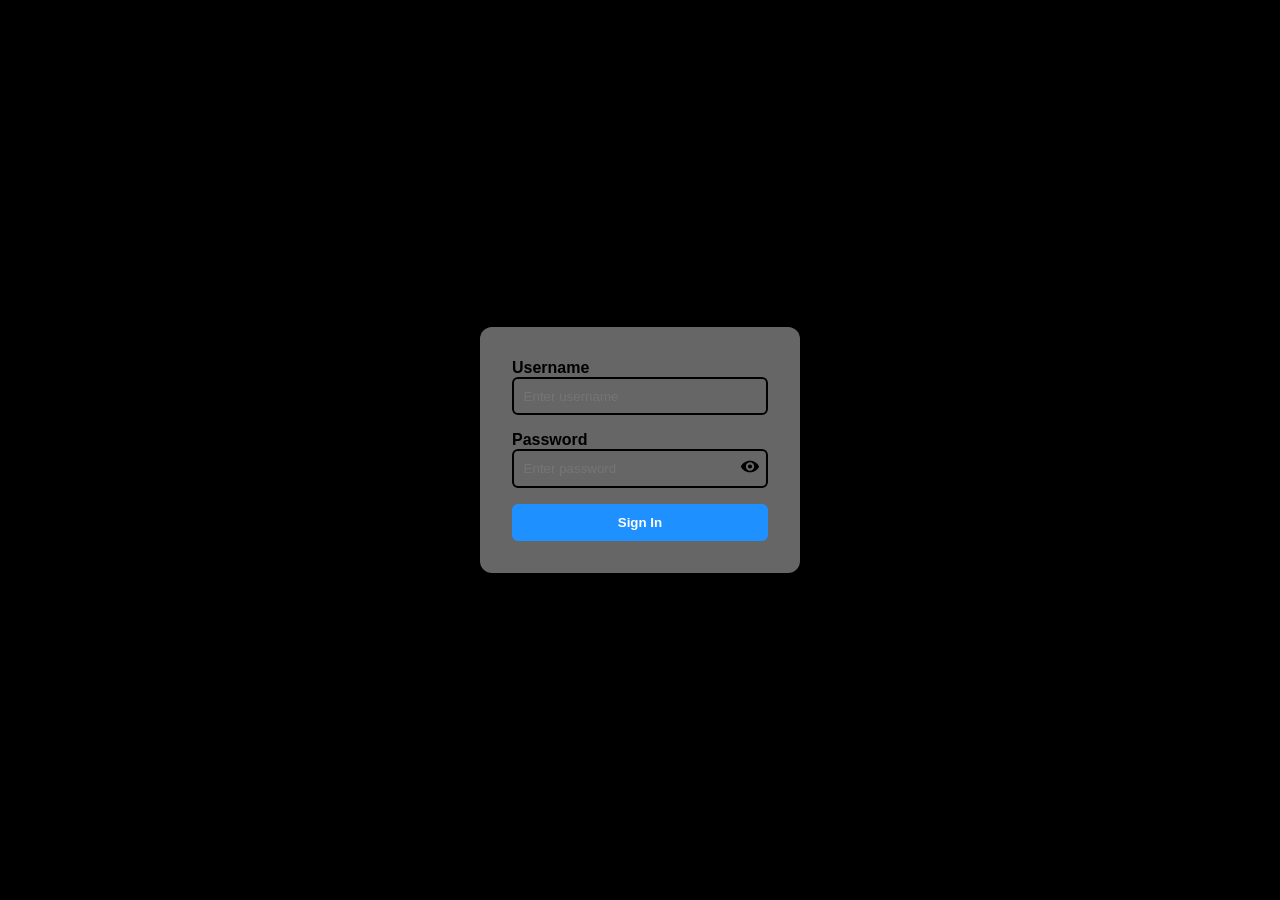
<file: Login Form with Eye Toggle.html>
<!DOCTYPE html>
<html lang="en">
<head>
<meta charset="UTF-8">
<title>Password Input | Day/Night Background</title>
<meta name="viewport" content="width=device-width, initial-scale=1">
<style>
  * { box-sizing: border-box; margin: 0; padding: 0; }
  html, body { height: 100%; font-family: 'Segoe UI', sans-serif; }

  body {
    display: grid;
    place-items: center;
    min-height: 100vh;
    overflow: hidden;
    transition: color 0.3s ease;
    color: #000;
    background: #000;
  }

  /* Background layers */
  .bg-layer {
    position: fixed;
    inset: 0;
    background-size: cover;
    background-position: center;
    transition: opacity 1s ease-in-out;
    z-index: -1;
  }

  .bg-layer.day { opacity: 1; }
  .bg-layer.night { opacity: 0; }

  body.show-password .bg-layer.day { opacity: 0; }
  body.show-password .bg-layer.night { opacity: 1; }

  /* Form styling */
  form {
    background-color: rgba(255,255,255,0.4);
    padding: 2rem;
    border-radius: 12px;
    backdrop-filter: blur(8px);
    box-shadow: 0 8px 20px rgba(0,0,0,0.3);
    width: 320px;
    display: flex;
    flex-direction: column;
    gap: 1rem;
    transition: background-color 0.5s ease, color 0.3s ease;
  }

  body.show-password form {
    background-color: rgba(0,0,0,0.7);
    color: #fff;
  }

  label { font-weight: bold; margin-bottom: 0.3rem; }
  input {
    padding: 0.6rem 2.5rem 0.6rem 0.6rem;
    border: 2px solid #000;
    border-radius: 6px;
    background: transparent;
    color: inherit;
    width: 100%;
  }

  .input-wrapper { position: relative; }

  /* Eye icon button */
  #eyeball {
    position: absolute;
    top: 50%;
    right: 0.5rem;
    transform: translateY(-50%);
    background: transparent;
    border: none;
    cursor: pointer;
    padding: 0;
  }

  #eyeball svg {
    width: 20px;
    height: 20px;
    fill: currentColor;
  }

  /* Submit button styling */
  button[type="submit"] {
    padding: 0.7rem;
    border: none;
    border-radius: 6px;
    background-color: #1e90ff; /* Button background color */
    color: #fff; /* Button text color */
    font-weight: bold;
    cursor: pointer;
    transition: transform 0.1s ease, background-color 0.3s ease;
  }

  button[type="submit"]:hover {
    background-color: #1c86ee; /* Darker on hover */
  }

  button[type="submit"]:active {
    transform: translateY(2px);
  }

</style>
</head>
<body>

  <!-- Background images -->
  <div class="bg-layer day" style="background-image: url('https://imgd.aeplcdn.com/1920x1080/n/cw/ec/176129/m4-competition-exterior-right-front-three-quarter-3.jpeg?isig=0&q=80&q=80.jpg');"></div>
  <div class="bg-layer night" style="background-image: url('https://www.stuttcars.com/wp-content/uploads/2022/11/2018-Porsche-911-GT3-RS1302212_-scaled.jpg');"></div>

  <!-- Form -->
  <form>
    <div class="form-item">
      <label for="username">Username</label>
      <input type="text" id="username" placeholder="Enter username">
    </div>

    <div class="form-item">
      <label for="password">Password</label>
      <div class="input-wrapper">
        <input type="password" id="password" placeholder="Enter password">
        <button type="button" id="eyeball" aria-label="Show password">
          <!-- Eye icon -->
          <svg id="eye-open" xmlns="http://www.w3.org/2000/svg" viewBox="0 0 24 24">
            <path d="M12 5C7 5 2.73 8.11 1 12c1.73 3.89 6 7 11 7s9.27-3.11 11-7c-1.73-3.89-6-7-11-7zm0 12a5 5 0 1 1 0-10 5 5 0 0 1 0 10z"/>
            <circle cx="12" cy="12" r="2.5"/>
          </svg>
          <svg id="eye-closed" xmlns="http://www.w3.org/2000/svg" viewBox="0 0 24 24" style="display:none;">
            <path d="M12 5c-5 0-9.27 3.11-11 7 1.73 3.89 6 7 11 7 2.2 0 4.26-.64 6-1.73l1.41 1.41 1.42-1.42-1.62-1.62c.44-.68.81-1.42 1.11-2.18.19-.48.36-.96.49-1.46l-1.9-1.9C18.73 9.66 15.5 7 12 7a4.99 4.99 0 0 0-3.44 1.38l1.45 1.45a2.99 2.99 0 0 1 1.99-.83 3 3 0 0 1 3 3c0 .7-.27 1.34-.71 1.82l1.45 1.45C17.57 13.16 18 12.62 18 12c0-3.87-3.13-7-7-7z"/>
          </svg>
        </button>
      </div>
    </div>

    <button type="submit">Sign In</button>
  </form>

<script>
const eyeball = document.getElementById('eyeball');
const passwordInput = document.getElementById('password');
const body = document.body;
const eyeOpen = document.getElementById('eye-open');
const eyeClosed = document.getElementById('eye-closed');

eyeball.addEventListener('click', () => {
  const isHidden = passwordInput.type === 'password';
  passwordInput.type = isHidden ? 'text' : 'password';
  body.classList.toggle('show-password', isHidden);
  eyeOpen.style.display = isHidden ? 'none' : 'block';
  eyeClosed.style.display = isHidden ? 'block' : 'none';
});
</script>

</body>
</html>
</file>
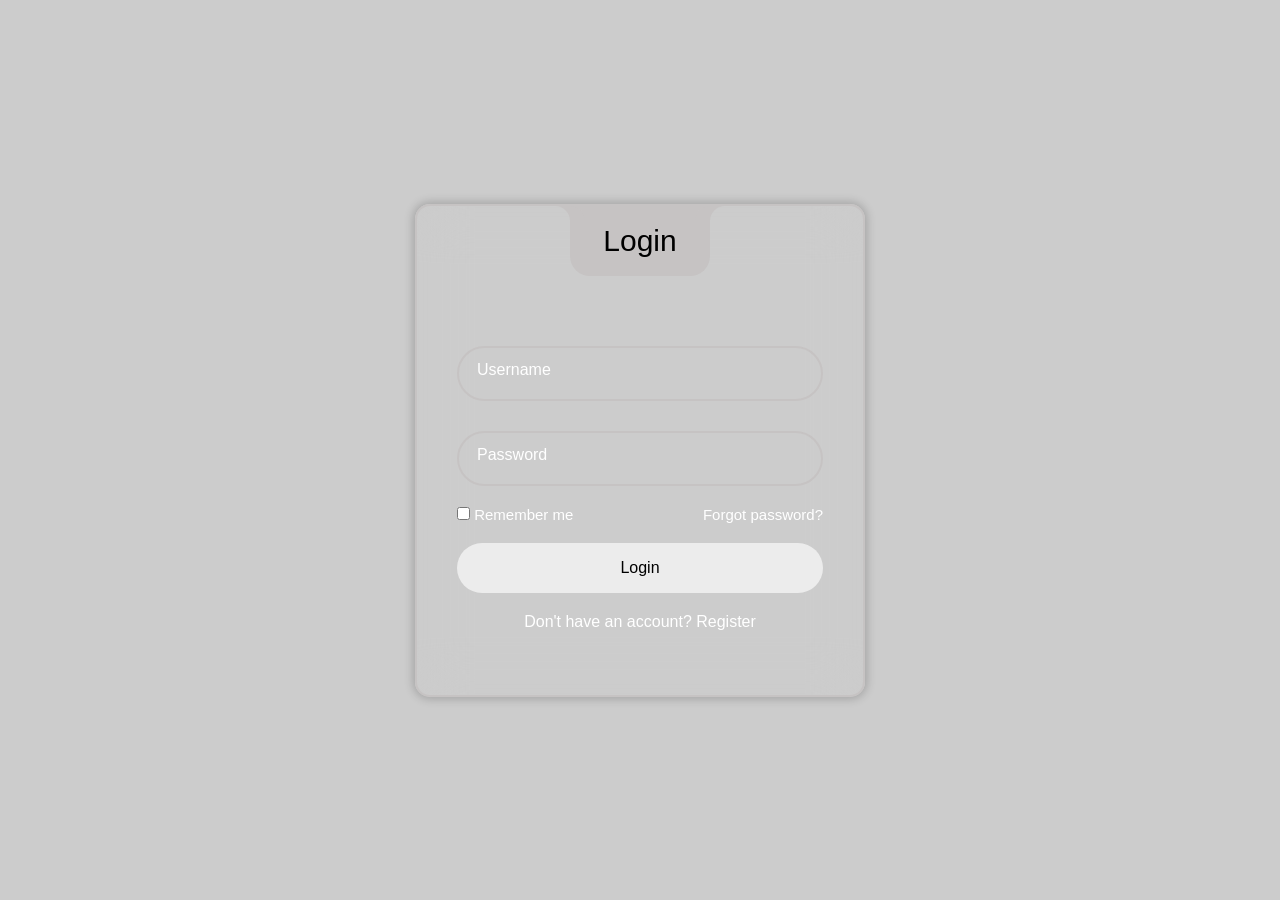
<file: Modern Login Form.html>
<!DOCTYPE html>
<html lang="en">
<head>
  <meta charset="UTF-8">
  <title>Modern Login Form</title>
  <style>
    * {
      margin: 0;
      padding: 0;
      box-sizing: border-box;
      font-family: "Poppins", sans-serif;
    }

    :root {
      --primary-color: #c6c3c3;
      --second-color: #ffffff;
      --black-color: #000000;
    }

    body {
      background-image: url("https://codingstella.com/wp-content/uploads/2024/01/download-6-scaled.jpeg");
      background-position: center;
      background-size: cover;
      background-repeat: no-repeat;
      background-attachment: fixed;
    }

    a {
      text-decoration: none;
      color: var(--second-color);
    }

    a:hover {
      text-decoration: underline;
    }

    .wrapper {
      width: 100%;
      display: flex;
      justify-content: center;
      align-items: center;
      min-height: 100vh;
      background-color: rgba(0, 0, 0, 0.2);
    }

    .login_box {
      position: relative;
      width: 450px;
      backdrop-filter: blur(25px);
      border: 2px solid var(--primary-color);
      border-radius: 15px;
      padding: 7.5em 2.5em 4em 2.5em;
      color: var(--second-color);
      box-shadow: 0px 0px 10px 2px rgba(0, 0, 0, 0.2);
    }

    .login-header {
      position: absolute;
      top: 0;
      left: 50%;
      transform: translateX(-50%);
      display: flex;
      align-items: center;
      justify-content: center;
      background-color: var(--primary-color);
      width: 140px;
      height: 70px;
      border-radius: 0 0 20px 20px;
    }

    .login-header span {
      font-size: 30px;
      color: var(--black-color);
    }

    .login-header::before {
      content: "";
      position: absolute;
      top: 0;
      left: -30px;
      width: 30px;
      height: 30px;
      border-top-right-radius: 50%;
      background: transparent;
      box-shadow: 15px 0 0 0 var(--primary-color);
    }

    .login-header::after {
      content: "";
      position: absolute;
      top: 0;
      right: -30px;
      width: 30px;
      height: 30px;
      border-top-left-radius: 50%;
      background: transparent;
      box-shadow: -15px 0 0 0 var(--primary-color);
    }

    .input_box {
      position: relative;
      display: flex;
      flex-direction: column;
      margin: 20px 0;
    }

    .input-field {
      width: 100%;
      height: 55px;
      font-size: 16px;
      background: transparent;
      color: var(--second-color);
      padding-inline: 20px 50px;
      border: 2px solid var(--primary-color);
      border-radius: 30px;
      outline: none;
    }

    #user {
      margin-bottom: 10px;
    }

    .label {
      position: absolute;
      top: 15px;
      left: 20px;
      transition: 0.2s;
    }

    .input-field:focus ~ .label,
    .input-field:valid ~ .label {
      position: absolute;
      top: -10px;
      left: 20px;
      font-size: 14px;
      background-color: var(--primary-color);
      border-radius: 30px;
      color: var(--black-color);
      padding: 0 10px;
    }

    .icon {
      position: absolute;
      top: 18px;
      right: 25px;
      font-size: 20px;
    }

    .remember-forgot {
      display: flex;
      justify-content: space-between;
      font-size: 15px;
    }

    .input-submit {
      width: 100%;
      height: 50px;
      background: #ececec;
      font-size: 16px;
      font-weight: 500;
      border: none;
      border-radius: 30px;
      cursor: pointer;
      transition: 0.3s;
    }

    .input-submit:hover {
      background: var(--second-color);
    }

    .register {
      text-align: center;
    }

    .register a {
      font-weight: 500;
    }

    @media only screen and (max-width: 564px) {
      .wrapper {
        padding: 20px;
      }

      .login_box {
        padding: 7.5em 1.5em 4em 1.5em;
      }
    }
  </style>
</head>
<body>
  <div class="wrapper">
    <div class="login_box">
      <div class="login-header">
        <span>Login</span>
      </div>

      <div class="input_box">
        <input type="text" id="user" class="input-field" required>
        <label for="user" class="label">Username</label>
        <i class="bx bx-user icon"></i>
      </div>

      <div class="input_box">
        <input type="password" id="pass" class="input-field" required>
        <label for="pass" class="label">Password</label>
        <i class="bx bx-lock-alt icon"></i>
      </div>

      <div class="remember-forgot">
        <div class="remember-me">
          <input type="checkbox" id="remember">
          <label for="remember">Remember me</label>
        </div>

        <div class="forgot">
          <a href="#">Forgot password?</a>
        </div>
      </div>

      <div class="input_box">
        <input type="submit" class="input-submit" value="Login">
      </div>

      <div class="register">
        <span>Don't have an account? <a href="#">Register</a></span>
      </div>
    </div>
  </div>
</body>
</html>
</file>
